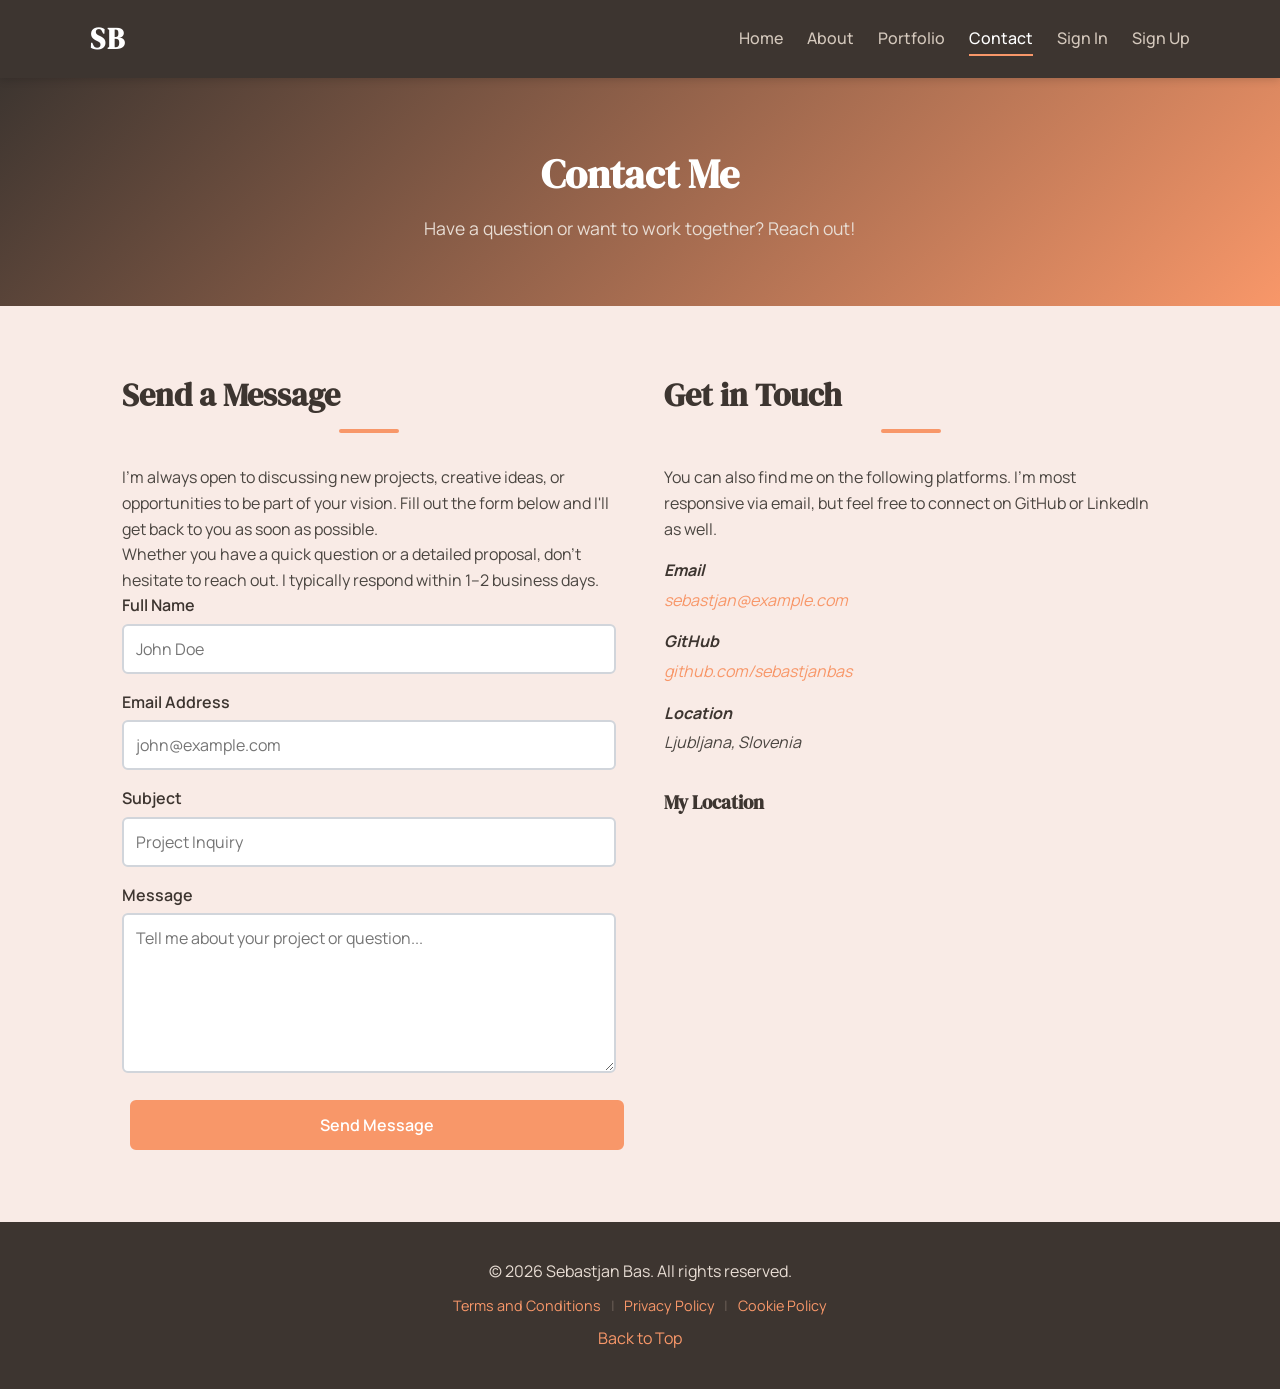
<file: contact.html>
<!DOCTYPE html>
<html lang="en">
<head>
    <meta charset="UTF-8">
    <meta name="viewport" content="width=device-width, initial-scale=1.0">
    <title>Contact | Sebastjan Bas</title>
    <link rel="preconnect" href="https://fonts.googleapis.com">
    <link rel="preconnect" href="https://fonts.gstatic.com" crossorigin>
    <link href="https://fonts.googleapis.com/css2?family=DM+Serif+Display&family=Manrope:wght@400;500;600;700&display=swap" rel="stylesheet">
    <link rel="stylesheet" href="styles.css">
</head>
<body>

<!-- Navigation -->
<nav id="navbar">
    <div class="nav-container">
        <a href="index.html" class="logo">SB</a>
        <ul class="nav-links">
            <li><a href="index.html">Home</a></li>
            <li><a href="about.html">About</a></li>
            <li><a href="projects.html">Portfolio</a></li>
            <li><a href="contact.html" class="active">Contact</a></li>
            <li><a href="signin.html">Sign In</a></li>
            <li><a href="signup.html">Sign Up</a></li>
        </ul>
        <button class="menu-toggle" id="menuToggle">&#9776;</button>
    </div>
</nav>

<!-- Page Header -->
<header class="page-header">
    <h1>Contact Me</h1>
    <p>Have a question or want to work together? Reach out!</p>
</header>

<!-- Main Content -->
<main>
    <section class="section">
        <div class="contact-container">

            <!-- Contact Form -->
            <div class="contact-form">
                <h2 class="section-title" style="text-align:left; font-size:2rem;">Send a Message</h2>

                <p>
                    I'm always open to discussing new projects, creative ideas, or opportunities to be part
                    of your vision. Fill out the form below and I'll get back to you as soon as possible.
                </p>

                <p>
                    Whether you have a quick question or a detailed proposal, don't hesitate to reach out.
                    I typically respond within 1&ndash;2 business days.
                </p>

                <form action="#" method="post">
                    <label for="contact-name">Full Name</label>
                    <input type="text" id="contact-name" name="name" placeholder="John Doe" required>

                    <label for="contact-email">Email Address</label>
                    <input type="email" id="contact-email" name="email" placeholder="john@example.com" required>

                    <label for="contact-subject">Subject</label>
                    <input type="text" id="contact-subject" name="subject" placeholder="Project Inquiry">

                    <label for="contact-message">Message</label>
                    <textarea id="contact-message" name="message" rows="6" placeholder="Tell me about your project or question..." required></textarea>

                    <button type="submit" class="btn">Send Message</button>
                </form>
            </div>

            <!-- Contact Info -->
            <aside class="contact-info">
                <h2 class="section-title" style="text-align:left; font-size:2rem;">Get in Touch</h2>

                <p>
                    You can also find me on the following platforms. I'm most responsive via email,
                    but feel free to connect on GitHub or LinkedIn as well.
                </p>

                <address>
                    <dl class="contact-list">
                        <dt>Email</dt>
                        <dd><a href="mailto:sebastjan@example.com">sebastjan@example.com</a></dd>
                        <dt>GitHub</dt>
                        <dd><a href="https://github.com/sebastjanbas" target="_blank" rel="noopener noreferrer">github.com/sebastjanbas</a></dd>
                        <dt>Location</dt>
                        <dd>Ljubljana, Slovenia</dd>
                    </dl>
                </address>

                <!-- Google Map -->
                <div class="map-container">
                    <h3 style="margin-bottom: 1rem; color: #3d3530; font-family: 'DM Serif Display', serif;">My Location</h3>
                    <iframe
                        src="https://www.google.com/maps/embed?pb=!1m18!1m12!1m3!1d88312.41825348862!2d14.425117699999999!3d46.0569465!2m3!1f0!2f0!3f0!3m2!1i1024!2i768!4f13.1!3m3!1m2!1s0x477adf2e0f76dab1%3A0xed4e14fd3339acd3!2sLjubljana%2C%20Slovenia!5e0!3m2!1sen!2sus!4v1700000000000!5m2!1sen!2sus"
                        width="100%"
                        height="300"
                        style="border:0; border-radius: 8px;"
                        allowfullscreen=""
                        loading="lazy"
                        referrerpolicy="no-referrer-when-downgrade"
                        title="Map showing Ljubljana, Slovenia">
                    </iframe>
                </div>
            </aside>

        </div>
    </section>
</main>

<!-- Footer -->
<footer class="footer">
    <p>&copy; 2026 Sebastjan Bas. All rights reserved.</p>
    <nav class="footer-nav">
        <a href="terms.html">Terms and Conditions</a>
        <span class="footer-sep">|</span>
        <a href="privacy.html">Privacy Policy</a>
        <span class="footer-sep">|</span>
        <a href="cookie.html">Cookie Policy</a>
    </nav>
    <p><a href="#navbar">Back to Top</a></p>
</footer>

<script src="script.js"></script>
</body>
</html>
</file>
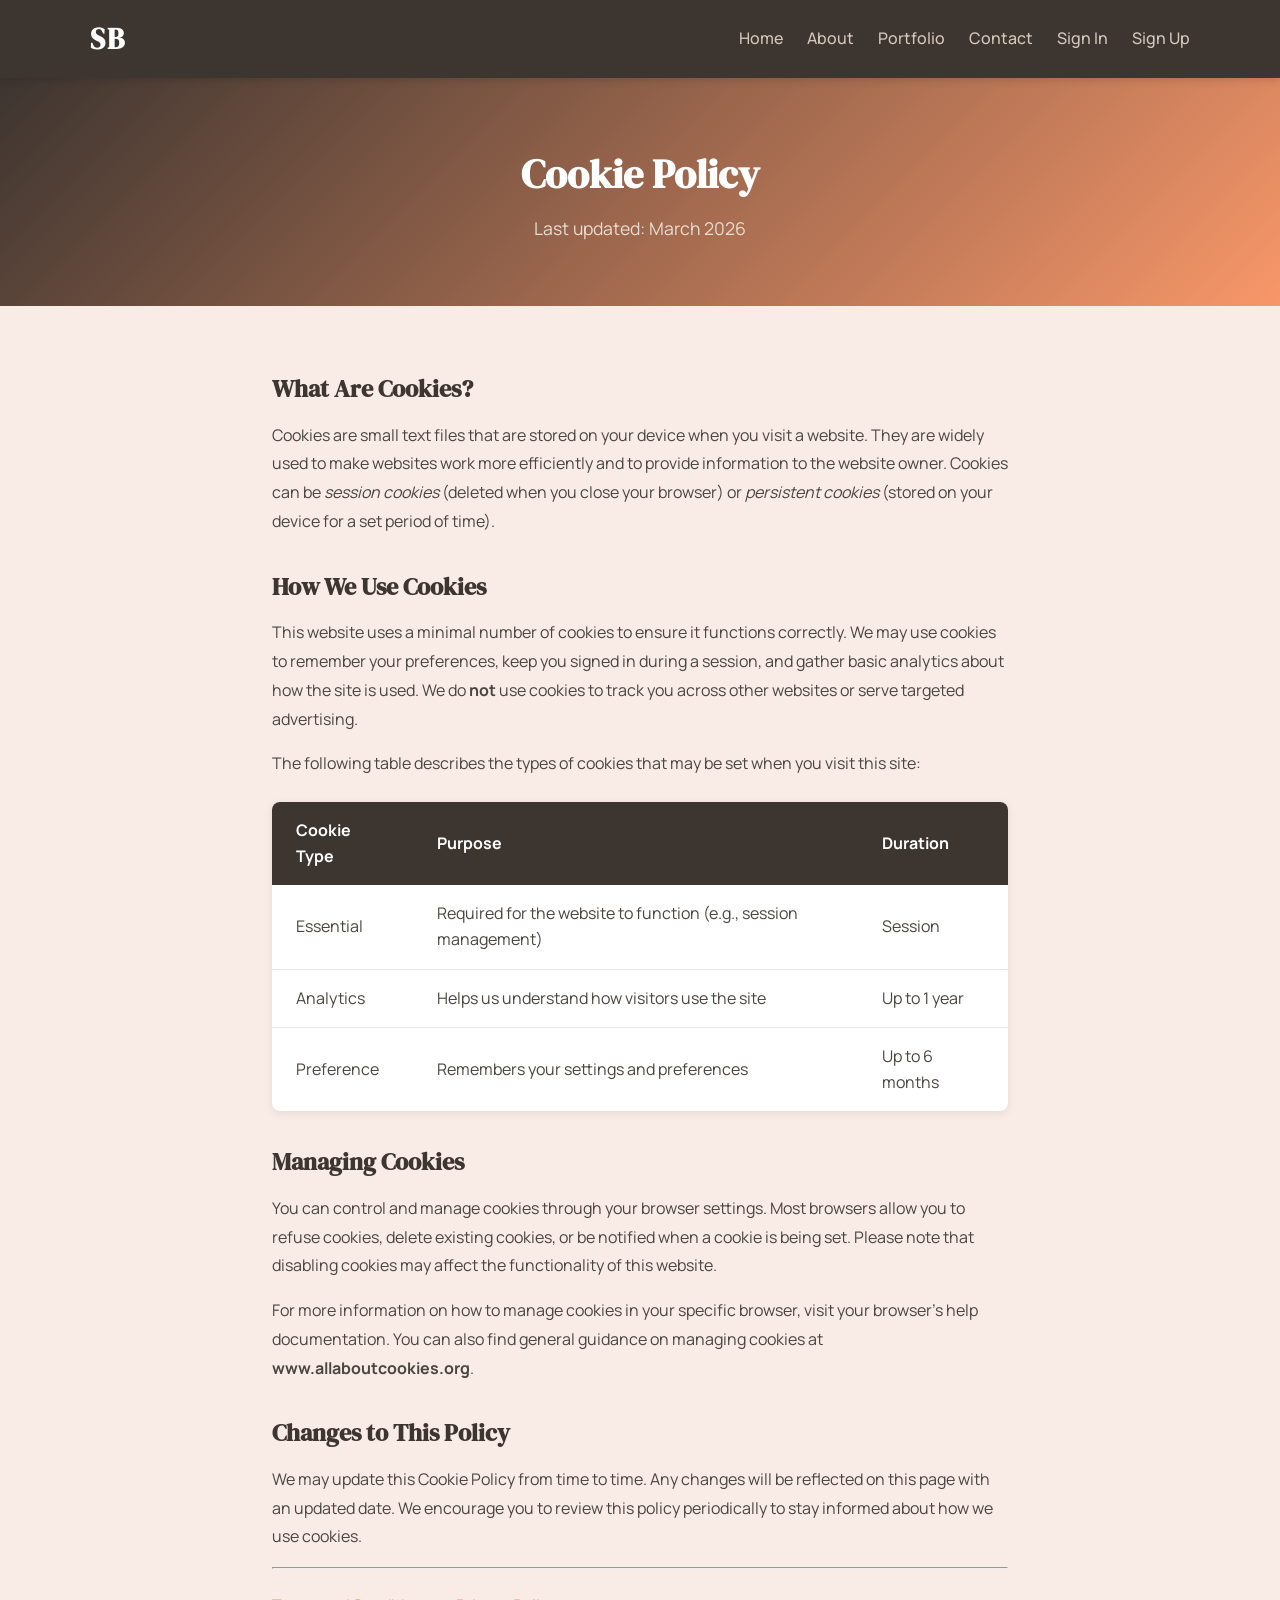
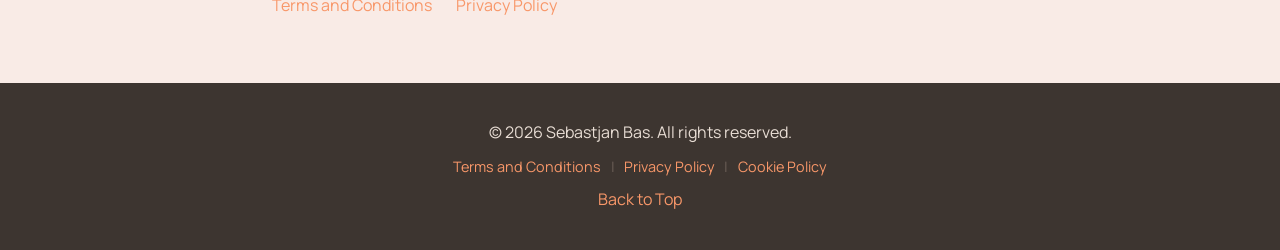
<file: cookie.html>
<!DOCTYPE html>
<html lang="en">
<head>
    <meta charset="UTF-8">
    <meta name="viewport" content="width=device-width, initial-scale=1.0">
    <title>Cookie Policy | Sebastjan Bas</title>
    <link rel="preconnect" href="https://fonts.googleapis.com">
    <link rel="preconnect" href="https://fonts.gstatic.com" crossorigin>
    <link href="https://fonts.googleapis.com/css2?family=DM+Serif+Display&family=Manrope:wght@400;500;600;700&display=swap" rel="stylesheet">
    <link rel="stylesheet" href="styles.css">
</head>
<body>

<!-- Navigation -->
<nav id="navbar">
    <div class="nav-container">
        <a href="index.html" class="logo">SB</a>
        <ul class="nav-links">
            <li><a href="index.html">Home</a></li>
            <li><a href="about.html">About</a></li>
            <li><a href="projects.html">Portfolio</a></li>
            <li><a href="contact.html">Contact</a></li>
            <li><a href="signin.html">Sign In</a></li>
            <li><a href="signup.html">Sign Up</a></li>
        </ul>
        <button class="menu-toggle" id="menuToggle">&#9776;</button>
    </div>
</nav>

<!-- Page Header -->
<header class="page-header">
    <h1>Cookie Policy</h1>
    <p>Last updated: March 2026</p>
</header>

<!-- Main Content -->
<main>
    <article class="section policy-content">

        <h2>What Are Cookies?</h2>
        <p>
            Cookies are small text files that are stored on your device when you visit a website. They are
            widely used to make websites work more efficiently and to provide information to the website
            owner. Cookies can be <em>session cookies</em> (deleted when you close your browser) or
            <em>persistent cookies</em> (stored on your device for a set period of time).
        </p>

        <h2>How We Use Cookies</h2>
        <p>
            This website uses a minimal number of cookies to ensure it functions correctly. We may use
            cookies to remember your preferences, keep you signed in during a session, and gather basic
            analytics about how the site is used. We do <strong>not</strong> use cookies to track you
            across other websites or serve targeted advertising.
        </p>
        <p>
            The following table describes the types of cookies that may be set when you visit this site:
        </p>

        <table class="skills-table" style="margin: 1.5rem 0;">
            <thead>
                <tr>
                    <th>Cookie Type</th>
                    <th>Purpose</th>
                    <th>Duration</th>
                </tr>
            </thead>
            <tbody>
                <tr>
                    <td>Essential</td>
                    <td>Required for the website to function (e.g., session management)</td>
                    <td>Session</td>
                </tr>
                <tr>
                    <td>Analytics</td>
                    <td>Helps us understand how visitors use the site</td>
                    <td>Up to 1 year</td>
                </tr>
                <tr>
                    <td>Preference</td>
                    <td>Remembers your settings and preferences</td>
                    <td>Up to 6 months</td>
                </tr>
            </tbody>
        </table>

        <h2>Managing Cookies</h2>
        <p>
            You can control and manage cookies through your browser settings. Most browsers allow you to
            refuse cookies, delete existing cookies, or be notified when a cookie is being set. Please
            note that disabling cookies may affect the functionality of this website.
        </p>
        <p>
            For more information on how to manage cookies in your specific browser, visit your browser's
            help documentation. You can also find general guidance on managing cookies at
            <strong>www.allaboutcookies.org</strong>.
        </p>

        <h2>Changes to This Policy</h2>
        <p>
            We may update this Cookie Policy from time to time. Any changes will be reflected on this page
            with an updated date. We encourage you to review this policy periodically to stay informed about
            how we use cookies.
        </p>

        <hr>

        <ul class="policy-links">
            <li><a href="terms.html">Terms and Conditions</a></li>
            <li><a href="privacy.html">Privacy Policy</a></li>
        </ul>

    </article>
</main>

<!-- Footer -->
<footer class="footer">
    <p>&copy; 2026 Sebastjan Bas. All rights reserved.</p>
    <nav class="footer-nav">
        <a href="terms.html">Terms and Conditions</a>
        <span class="footer-sep">|</span>
        <a href="privacy.html">Privacy Policy</a>
        <span class="footer-sep">|</span>
        <a href="cookie.html">Cookie Policy</a>
    </nav>
    <p><a href="#navbar">Back to Top</a></p>
</footer>

<script src="script.js"></script>
</body>
</html>
</file>
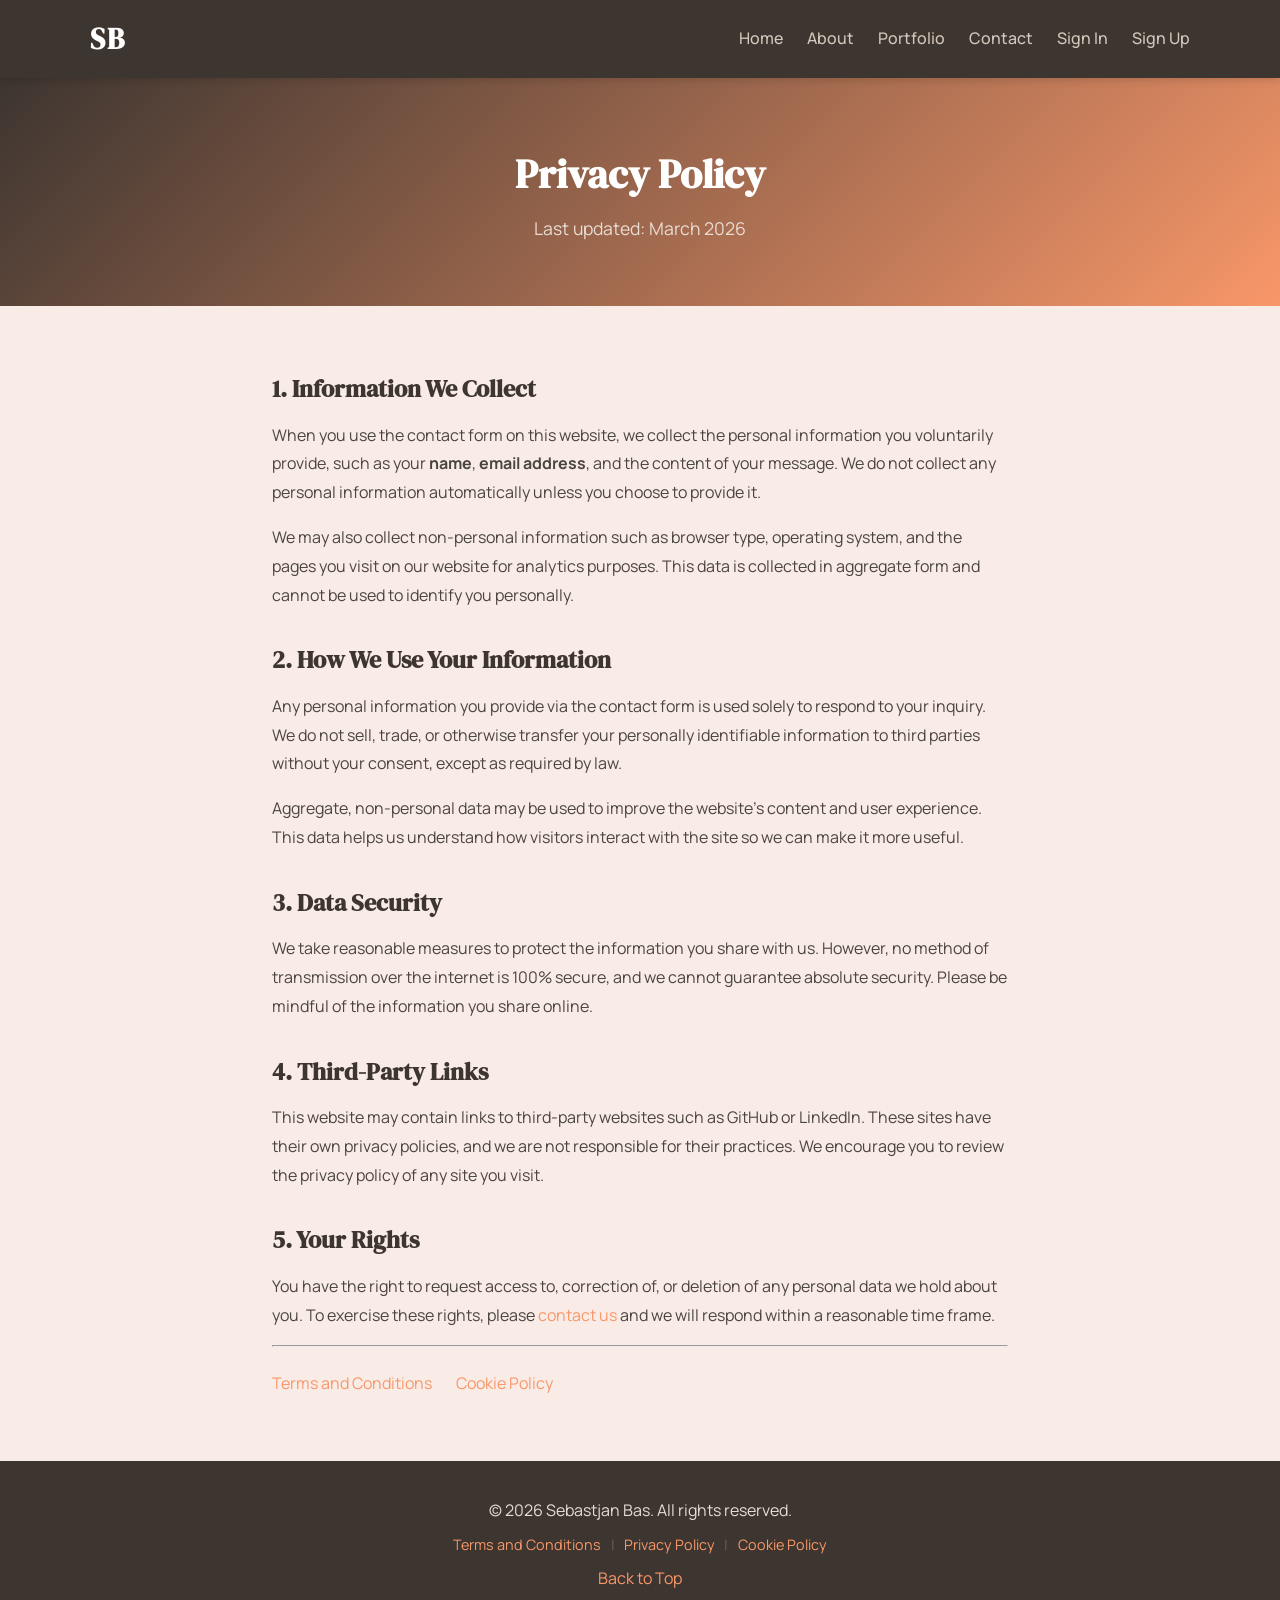
<file: privacy.html>
<!DOCTYPE html>
<html lang="en">
<head>
    <meta charset="UTF-8">
    <meta name="viewport" content="width=device-width, initial-scale=1.0">
    <title>Privacy Policy | Sebastjan Bas</title>
    <link rel="preconnect" href="https://fonts.googleapis.com">
    <link rel="preconnect" href="https://fonts.gstatic.com" crossorigin>
    <link href="https://fonts.googleapis.com/css2?family=DM+Serif+Display&family=Manrope:wght@400;500;600;700&display=swap" rel="stylesheet">
    <link rel="stylesheet" href="styles.css">
</head>
<body>

<!-- Navigation -->
<nav id="navbar">
    <div class="nav-container">
        <a href="index.html" class="logo">SB</a>
        <ul class="nav-links">
            <li><a href="index.html">Home</a></li>
            <li><a href="about.html">About</a></li>
            <li><a href="projects.html">Portfolio</a></li>
            <li><a href="contact.html">Contact</a></li>
            <li><a href="signin.html">Sign In</a></li>
            <li><a href="signup.html">Sign Up</a></li>
        </ul>
        <button class="menu-toggle" id="menuToggle">&#9776;</button>
    </div>
</nav>

<!-- Page Header -->
<header class="page-header">
    <h1>Privacy Policy</h1>
    <p>Last updated: March 2026</p>
</header>

<!-- Main Content -->
<main>
    <article class="section policy-content">

        <h2>1. Information We Collect</h2>
        <p>
            When you use the contact form on this website, we collect the personal information you voluntarily
            provide, such as your <strong>name</strong>, <strong>email address</strong>, and the content of
            your message. We do not collect any personal information automatically unless you choose to
            provide it.
        </p>
        <p>
            We may also collect non-personal information such as browser type, operating system, and the
            pages you visit on our website for analytics purposes. This data is collected in aggregate form
            and cannot be used to identify you personally.
        </p>

        <h2>2. How We Use Your Information</h2>
        <p>
            Any personal information you provide via the contact form is used solely to respond to your
            inquiry. We do not sell, trade, or otherwise transfer your personally identifiable information
            to third parties without your consent, except as required by law.
        </p>
        <p>
            Aggregate, non-personal data may be used to improve the website's content and user experience.
            This data helps us understand how visitors interact with the site so we can make it more useful.
        </p>

        <h2>3. Data Security</h2>
        <p>
            We take reasonable measures to protect the information you share with us. However, no method of
            transmission over the internet is 100% secure, and we cannot guarantee absolute security.
            Please be mindful of the information you share online.
        </p>

        <h2>4. Third-Party Links</h2>
        <p>
            This website may contain links to third-party websites such as GitHub or LinkedIn. These sites
            have their own privacy policies, and we are not responsible for their practices. We encourage
            you to review the privacy policy of any site you visit.
        </p>

        <h2>5. Your Rights</h2>
        <p>
            You have the right to request access to, correction of, or deletion of any personal data we
            hold about you. To exercise these rights, please <a href="contact.html">contact us</a> and
            we will respond within a reasonable time frame.
        </p>

        <hr>

        <ul class="policy-links">
            <li><a href="terms.html">Terms and Conditions</a></li>
            <li><a href="cookie.html">Cookie Policy</a></li>
        </ul>

    </article>
</main>

<!-- Footer -->
<footer class="footer">
    <p>&copy; 2026 Sebastjan Bas. All rights reserved.</p>
    <nav class="footer-nav">
        <a href="terms.html">Terms and Conditions</a>
        <span class="footer-sep">|</span>
        <a href="privacy.html">Privacy Policy</a>
        <span class="footer-sep">|</span>
        <a href="cookie.html">Cookie Policy</a>
    </nav>
    <p><a href="#navbar">Back to Top</a></p>
</footer>

<script src="script.js"></script>
</body>
</html>
</file>
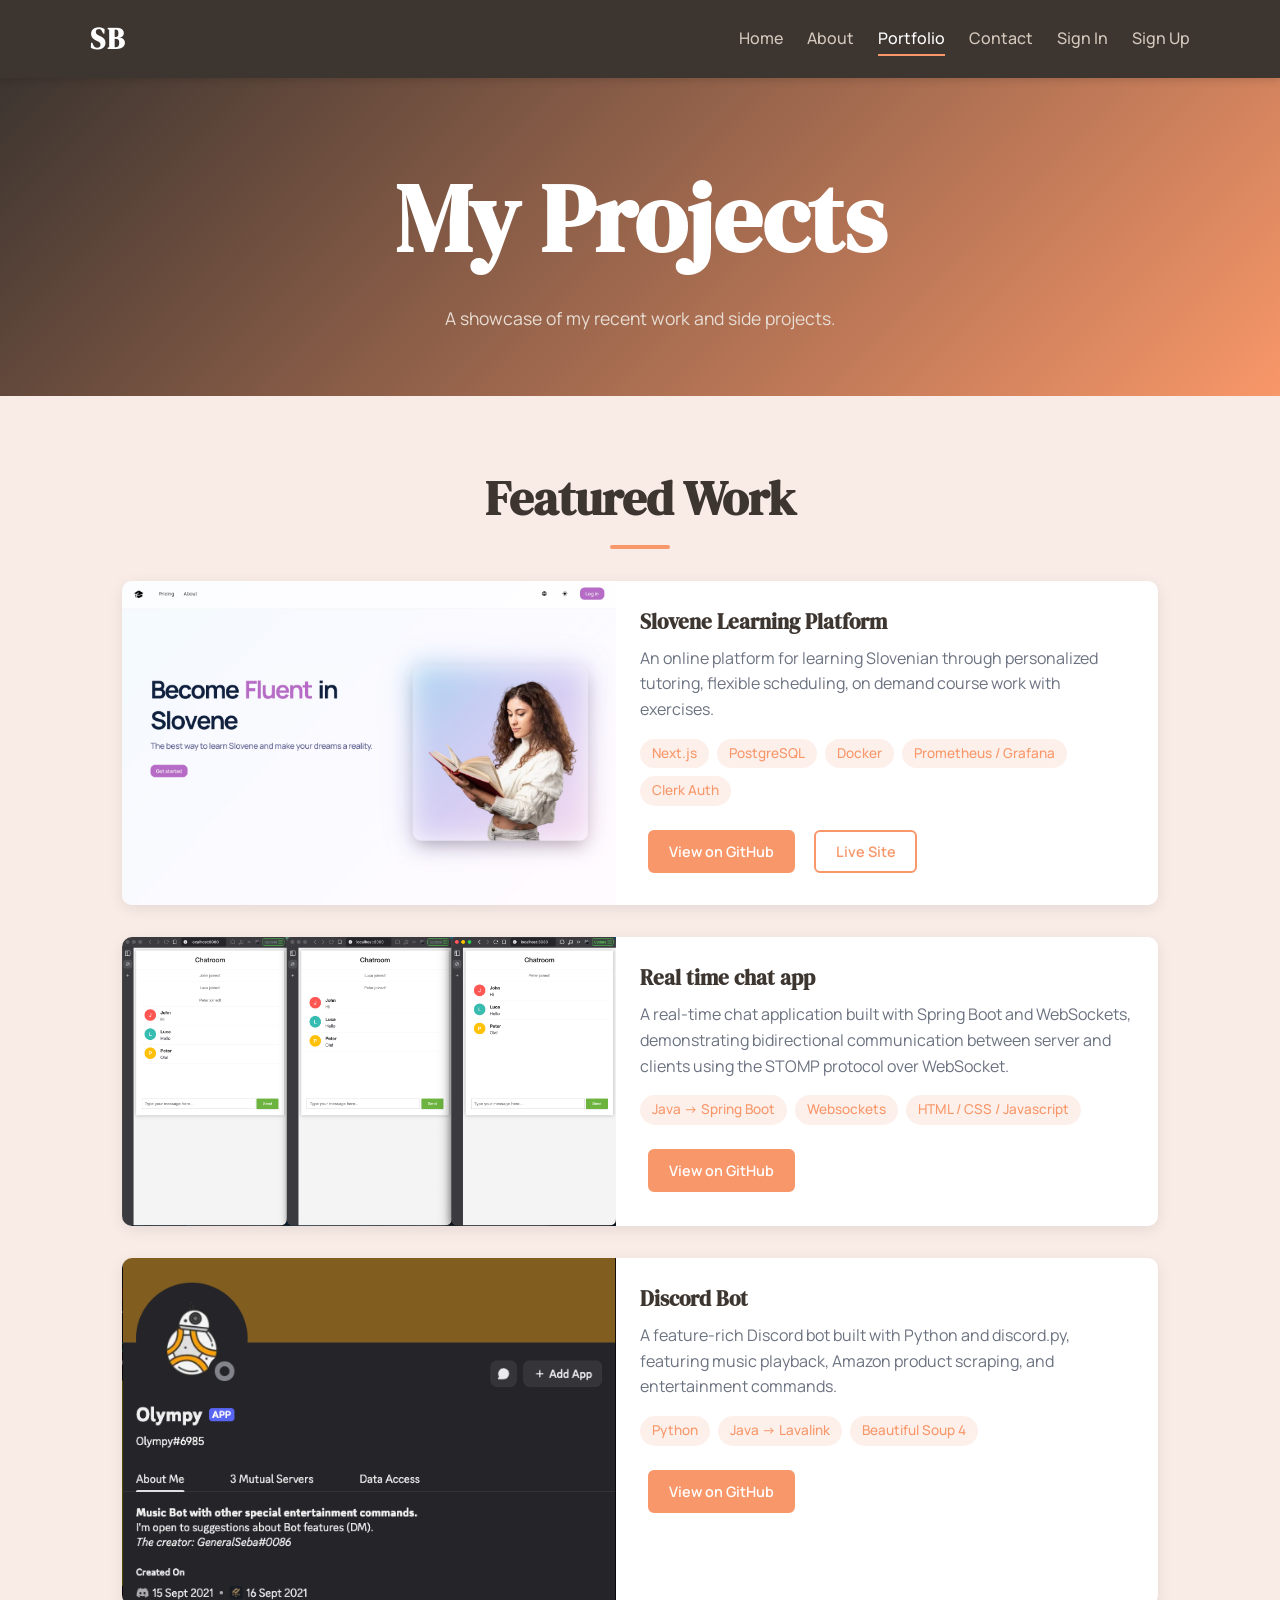
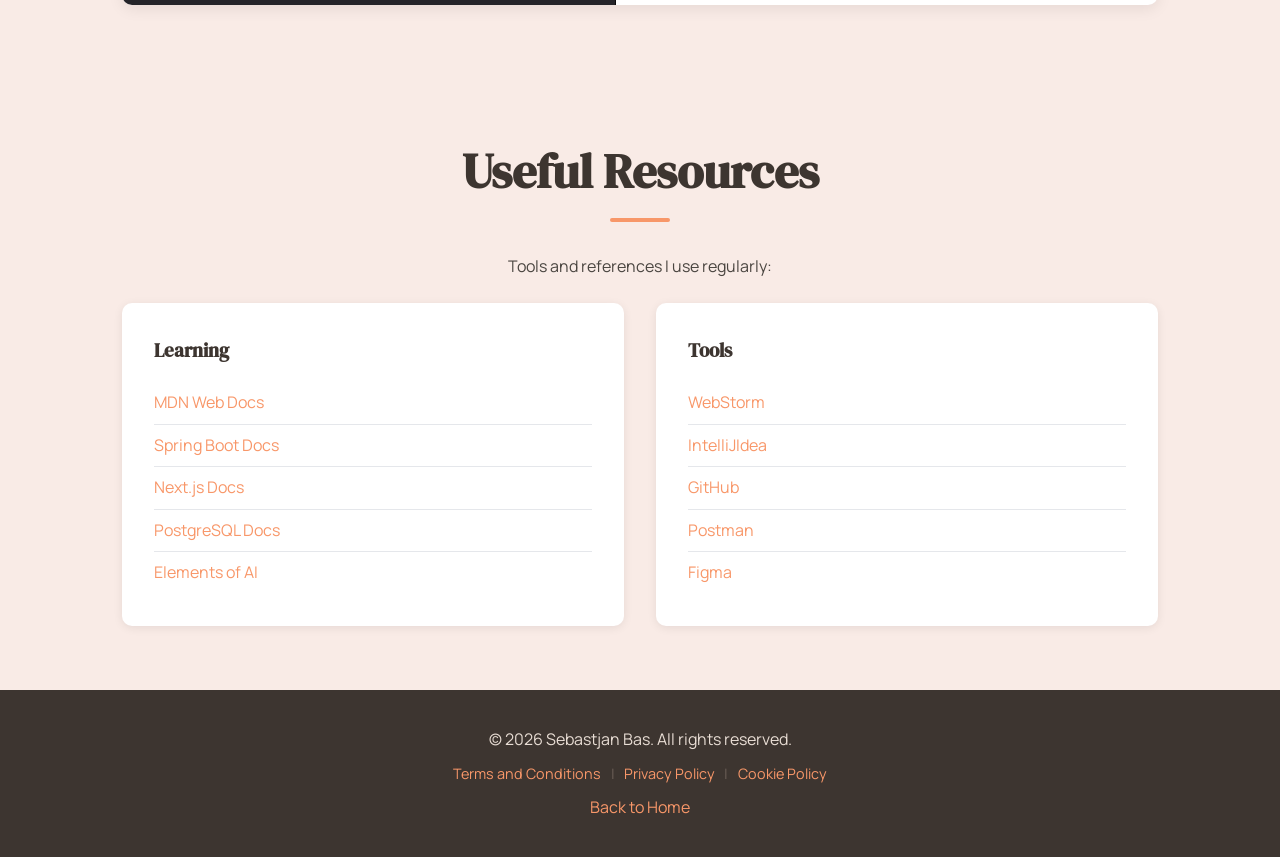
<file: projects.html>
<!DOCTYPE html>
<html lang="en">
<head>
    <meta charset="UTF-8">
    <meta name="viewport" content="width=device-width, initial-scale=1.0">
    <title>Projects | Sebastjan Bas</title>
    <link rel="preconnect" href="https://fonts.googleapis.com">
    <link rel="preconnect" href="https://fonts.gstatic.com" crossorigin>
    <link href="https://fonts.googleapis.com/css2?family=DM+Serif+Display&family=Manrope:wght@400;500;600;700&display=swap" rel="stylesheet">
    <link rel="stylesheet" href="styles.css">
</head>
<body>

<!-- Navigation -->
<nav id="navbar">
    <div class="nav-container">
        <a href="index.html" class="logo">SB</a>
        <ul class="nav-links">
            <li><a href="index.html">Home</a></li>
            <li><a href="about.html">About</a></li>
            <li><a href="projects.html" class="active">Portfolio</a></li>
            <li><a href="contact.html">Contact</a></li>
            <li><a href="signin.html">Sign In</a></li>
            <li><a href="signup.html">Sign Up</a></li>
        </ul>
        <button class="menu-toggle" id="menuToggle">&#9776;</button>
    </div>
</nav>

<!-- Page Header -->
<header class="page-header">
    <h1 style="font-size: 96px">My Projects</h1>
    <p>A showcase of my recent work and side projects.</p>
</header>

<!-- Projects Grid -->
<section class="section">
    <h2 class="section-title">Featured Work</h2>
    <div class="projects-grid">
        <div class="project-card">
            <img src="./assets/project1.jpeg" alt="Slovene Learning Platform">
            <div class="project-info">
                <h3>Slovene Learning Platform</h3>
                <p>An online platform for learning Slovenian through personalized tutoring, flexible scheduling, on demand course work with exercises.</p>
                <ul class="tech-list">
                    <li>Next.js</li>
                    <li>PostgreSQL</li>
                    <li>Docker</li>
                    <li>Prometheus / Grafana</li>
                    <li>Clerk Auth</li>
                </ul>
                <a href="https://github.com/Slovenscina-Korak-za-Korakom" target="_blank" rel="noopener noreferrer" class="btn btn-small">View on GitHub</a>
                <a href="https://slovenscinakzk.com/en" target="_blank" rel="noopener noreferrer" class="btn btn-small btn-outline">Live Site</a>
            </div>
        </div>

        <div class="project-card">
            <img src="./assets/project2.png" alt="Real time chat app">
            <div class="project-info">
                <h3>Real time chat app</h3>
                <p>A real-time chat application built with Spring Boot and WebSockets, demonstrating bidirectional communication between server and clients using the STOMP protocol over WebSocket.</p>
                <ul class="tech-list">
                    <li>Java -> Spring Boot</li>
                    <li>Websockets</li>
                    <li>HTML / CSS / Javascript</li>
                </ul>
                <a href="https://github.com/sebastjanbas/Real-time-app" target="_blank" rel="noopener noreferrer" class="btn btn-small">View on GitHub</a>
            </div>
        </div>

        <div class="project-card">
            <img src="./assets/project3.png" alt="Discord Bot">
            <div class="project-info">
                <h3>Discord Bot</h3>
                <p>A feature-rich Discord bot built with Python and discord.py, featuring music playback, Amazon product scraping, and entertainment commands.</p>
                <ul class="tech-list">
                    <li>Python</li>
                    <li>Java -> Lavalink</li>
                    <li>Beautiful Soup 4</li>
                </ul>
                <a href="https://github.com/sebastjanbas/discord-bot" target="_blank" rel="noopener noreferrer" class="btn btn-small">View on GitHub</a>
            </div>
        </div>

    </div>
</section>

<!-- Resources Section -->
<section class="section">
    <h2 class="section-title">Useful Resources</h2>
    <p style="text-align:center; margin-bottom: 1.5rem;">Tools and references I use regularly:</p>
    <div class="resources-grid">
        <div class="resource-card">
            <h3>Learning</h3>
            <ul class="resource-list">
                <li><a href="https://developer.mozilla.org/" target="_blank" rel="noopener noreferrer">MDN Web Docs</a></li>
                <li><a href="https://spring.io/projects/spring-boot" target="_blank" rel="noopener noreferrer">Spring Boot Docs</a></li>
                <li><a href="https://nextjs.org/docs" target="_blank" rel="noopener noreferrer">Next.js Docs</a></li>
                <li><a href="https://www.postgresql.org/docs/current/index.html" target="_blank" rel="noopener noreferrer">PostgreSQL Docs</a></li>
                <li><a href="https://www.elementsofai.com/" target="_blank" rel="noopener noreferrer">Elements of AI</a></li>
            </ul>
        </div>
        <div class="resource-card">
            <h3>Tools</h3>
            <ul class="resource-list">
                <li><a href="https://www.jetbrains.com/webstorm/" target="_blank" rel="noopener noreferrer">WebStorm</a></li>
                <li><a href="https://www.jetbrains.com/idea/" target="_blank" rel="noopener noreferrer">IntelliJIdea</a></li>
                <li><a href="https://github.com/" target="_blank" rel="noopener noreferrer">GitHub</a></li>
                <li><a href="https://www.postman.com/" target="_blank" rel="noopener noreferrer">Postman</a></li>
                <li><a href="https://www.figma.com/" target="_blank" rel="noopener noreferrer">Figma</a></li>
            </ul>
        </div>
    </div>
</section>

<!-- Footer -->
<footer class="footer">
    <p>&copy; 2026 Sebastjan Bas. All rights reserved.</p>
    <nav class="footer-nav">
        <a href="terms.html">Terms and Conditions</a>
        <span class="footer-sep">|</span>
        <a href="privacy.html">Privacy Policy</a>
        <span class="footer-sep">|</span>
        <a href="cookie.html">Cookie Policy</a>
    </nav>
    <p><a href="index.html">Back to Home</a></p>
</footer>

<script src="script.js"></script>
</body>
</html>
</file>
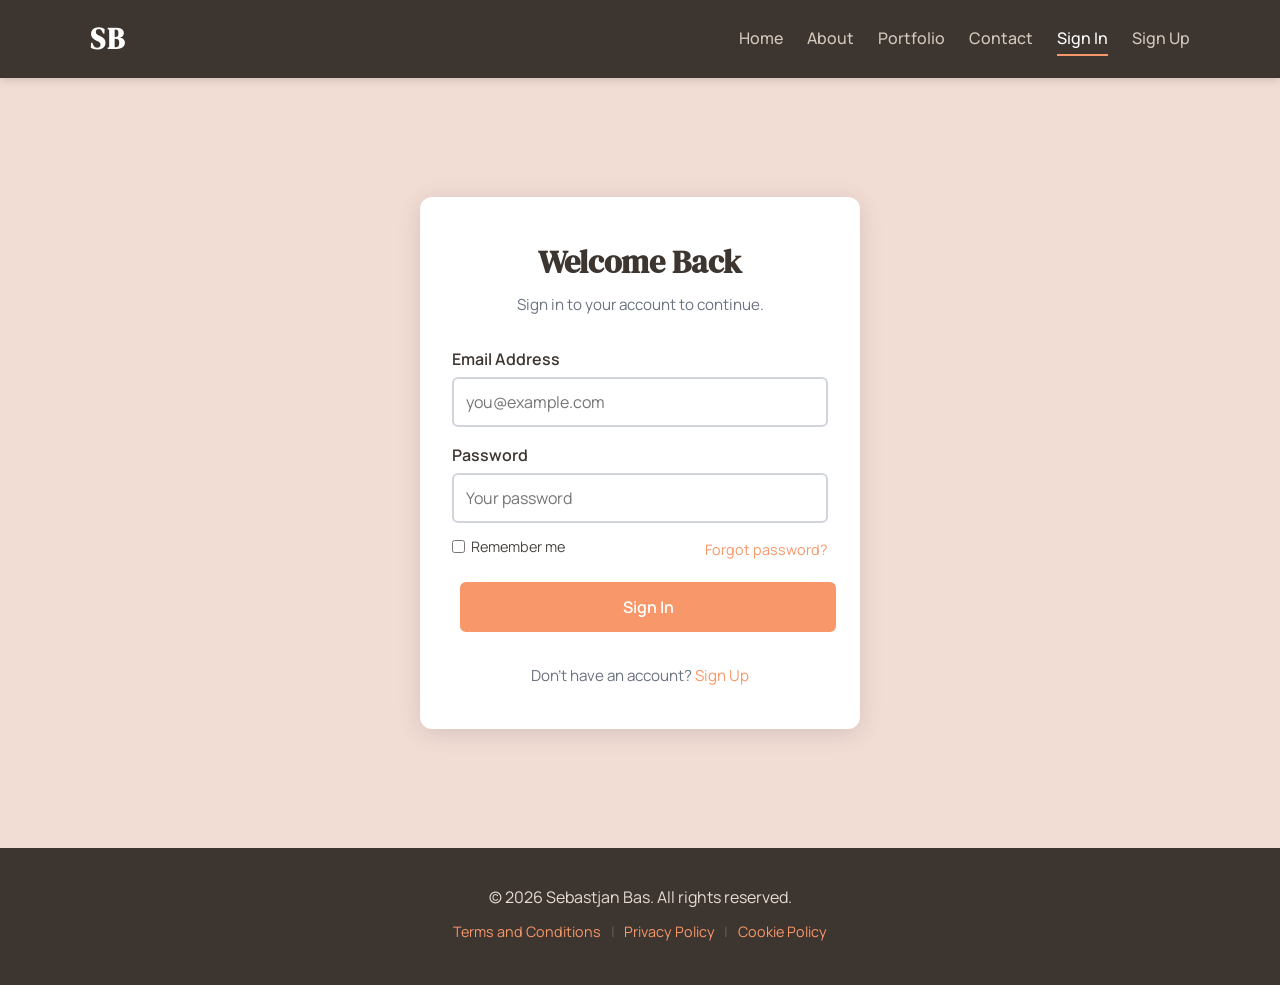
<file: signin.html>
<!DOCTYPE html>
<html lang="en">
<head>
    <meta charset="UTF-8">
    <meta name="viewport" content="width=device-width, initial-scale=1.0">
    <title>Sign In | Sebastjan Bas</title>
    <link rel="preconnect" href="https://fonts.googleapis.com">
    <link rel="preconnect" href="https://fonts.gstatic.com" crossorigin>
    <link href="https://fonts.googleapis.com/css2?family=DM+Serif+Display&family=Manrope:wght@400;500;600;700&display=swap" rel="stylesheet">
    <link rel="stylesheet" href="styles.css">
</head>
<body>

<!-- Navigation -->
<nav id="navbar">
    <div class="nav-container">
        <a href="index.html" class="logo">SB</a>
        <ul class="nav-links">
            <li><a href="index.html">Home</a></li>
            <li><a href="about.html">About</a></li>
            <li><a href="projects.html">Portfolio</a></li>
            <li><a href="contact.html">Contact</a></li>
            <li><a href="signin.html" class="active">Sign In</a></li>
            <li><a href="signup.html">Sign Up</a></li>
        </ul>
        <button class="menu-toggle" id="menuToggle">&#9776;</button>
    </div>
</nav>

<!-- Auth Page Wrapper -->
<div class="auth-page">
    <div class="auth-card">

        <div class="auth-card-header">
            <h1>Welcome Back</h1>
            <p>Sign in to your account to continue.</p>
        </div>

        <form action="#" method="post">
            <label for="signin-email">Email Address</label>
            <input type="email" id="signin-email" name="email" placeholder="you@example.com" required autocomplete="email">

            <label for="signin-password">Password</label>
            <input type="password" id="signin-password" name="password" placeholder="Your password" required autocomplete="current-password">

            <div class="auth-row">
                <label class="checkbox-label">
                    <input type="checkbox" name="remember"> Remember me
                </label>
                <a href="#" class="forgot-link">Forgot password?</a>
            </div>

            <button type="submit" class="btn auth-btn">Sign In</button>
        </form>

        <p class="auth-switch">Don't have an account? <a href="signup.html">Sign Up</a></p>
    </div>
</div>

<!-- Footer -->
<footer class="footer">
    <p>&copy; 2026 Sebastjan Bas. All rights reserved.</p>
    <nav class="footer-nav">
        <a href="terms.html">Terms and Conditions</a>
        <span class="footer-sep">|</span>
        <a href="privacy.html">Privacy Policy</a>
        <span class="footer-sep">|</span>
        <a href="cookie.html">Cookie Policy</a>
    </nav>
</footer>

<script src="script.js"></script>
</body>
</html>
</file>
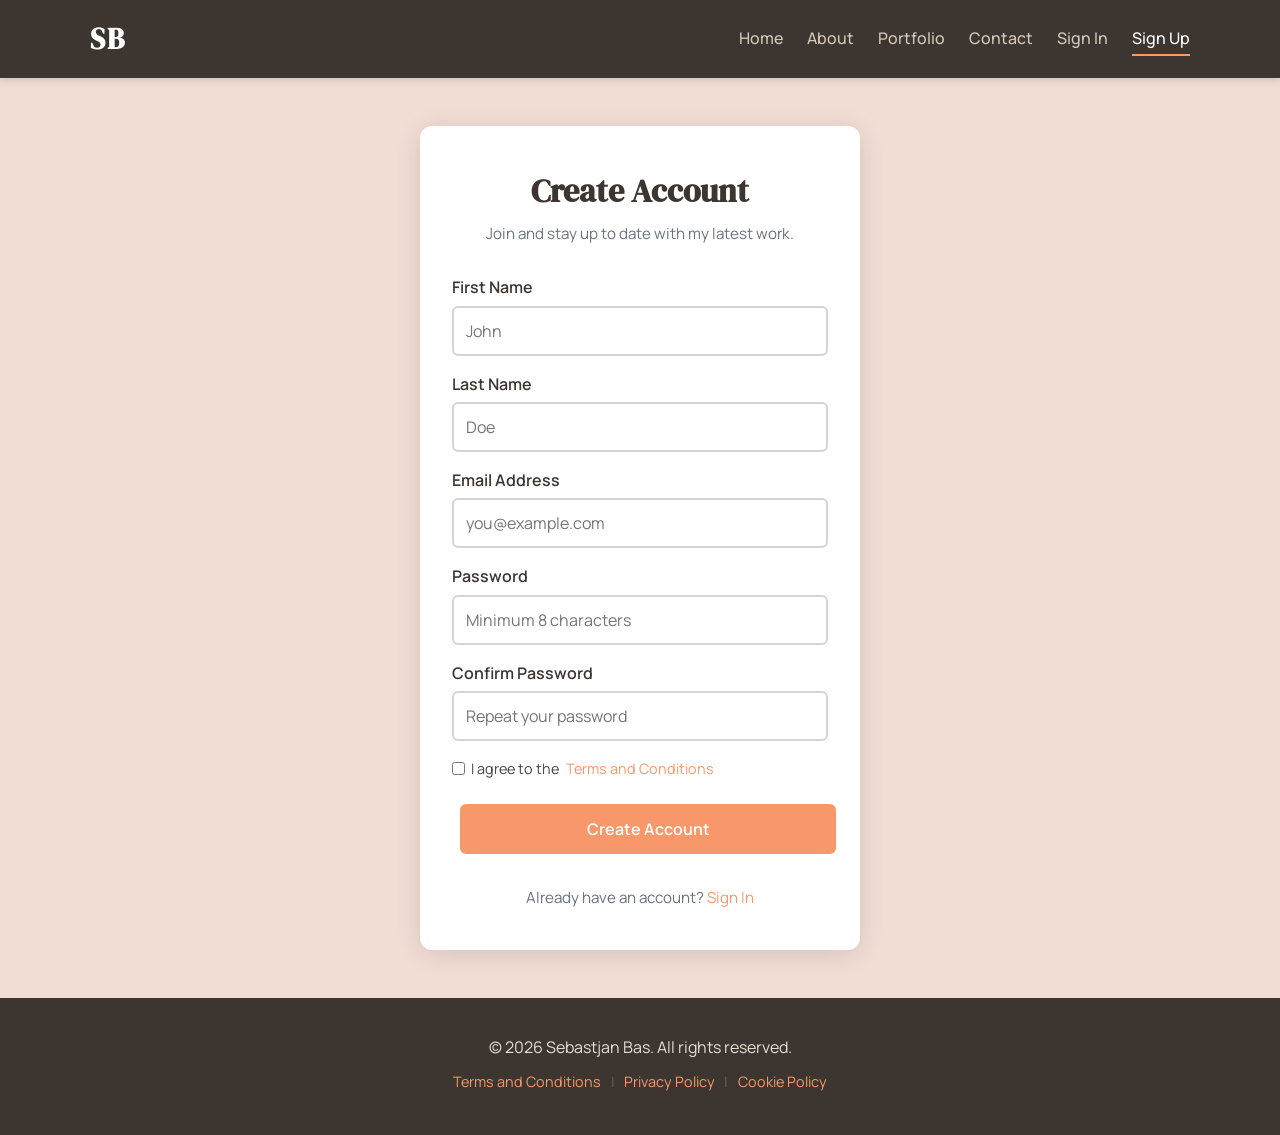
<file: signup.html>
<!DOCTYPE html>
<html lang="en">
<head>
    <meta charset="UTF-8">
    <meta name="viewport" content="width=device-width, initial-scale=1.0">
    <title>Sign Up | Sebastjan Bas</title>
    <link rel="preconnect" href="https://fonts.googleapis.com">
    <link rel="preconnect" href="https://fonts.gstatic.com" crossorigin>
    <link href="https://fonts.googleapis.com/css2?family=DM+Serif+Display&family=Manrope:wght@400;500;600;700&display=swap" rel="stylesheet">
    <link rel="stylesheet" href="styles.css">
</head>
<body>

<!-- Navigation -->
<nav id="navbar">
    <div class="nav-container">
        <a href="index.html" class="logo">SB</a>
        <ul class="nav-links">
            <li><a href="index.html">Home</a></li>
            <li><a href="about.html">About</a></li>
            <li><a href="projects.html">Portfolio</a></li>
            <li><a href="contact.html">Contact</a></li>
            <li><a href="signin.html">Sign In</a></li>
            <li><a href="signup.html" class="active">Sign Up</a></li>
        </ul>
        <button class="menu-toggle" id="menuToggle">&#9776;</button>
    </div>
</nav>

<!-- Auth Page Wrapper -->
<div class="auth-page">
    <div class="auth-card">

        <div class="auth-card-header">
            <h1>Create Account</h1>
            <p>Join and stay up to date with my latest work.</p>
        </div>

        <form action="#" method="post">
            <label for="signup-firstname">First Name</label>
            <input type="text" id="signup-firstname" name="firstname" placeholder="John" required autocomplete="given-name">

            <label for="signup-lastname">Last Name</label>
            <input type="text" id="signup-lastname" name="lastname" placeholder="Doe" required autocomplete="family-name">

            <label for="signup-email">Email Address</label>
            <input type="email" id="signup-email" name="email" placeholder="you@example.com" required autocomplete="email">

            <label for="signup-password">Password</label>
            <input type="password" id="signup-password" name="password" placeholder="Minimum 8 characters" required autocomplete="new-password" minlength="8">

            <label for="signup-confirm">Confirm Password</label>
            <input type="password" id="signup-confirm" name="confirm_password" placeholder="Repeat your password" required autocomplete="new-password">

            <div class="auth-row" style="margin-top: 1rem;">
                <label class="checkbox-label">
                    <input type="checkbox" name="agree_terms" required>
                    I agree to the <a href="terms.html">Terms and Conditions</a>
                </label>
            </div>

            <button type="submit" class="btn auth-btn">Create Account</button>
        </form>

        <p class="auth-switch">Already have an account? <a href="signin.html">Sign In</a></p>
    </div>
</div>

<!-- Footer -->
<footer class="footer">
    <p>&copy; 2026 Sebastjan Bas. All rights reserved.</p>
    <nav class="footer-nav">
        <a href="terms.html">Terms and Conditions</a>
        <span class="footer-sep">|</span>
        <a href="privacy.html">Privacy Policy</a>
        <span class="footer-sep">|</span>
        <a href="cookie.html">Cookie Policy</a>
    </nav>
</footer>

<script src="script.js"></script>
</body>
</html>
</file>
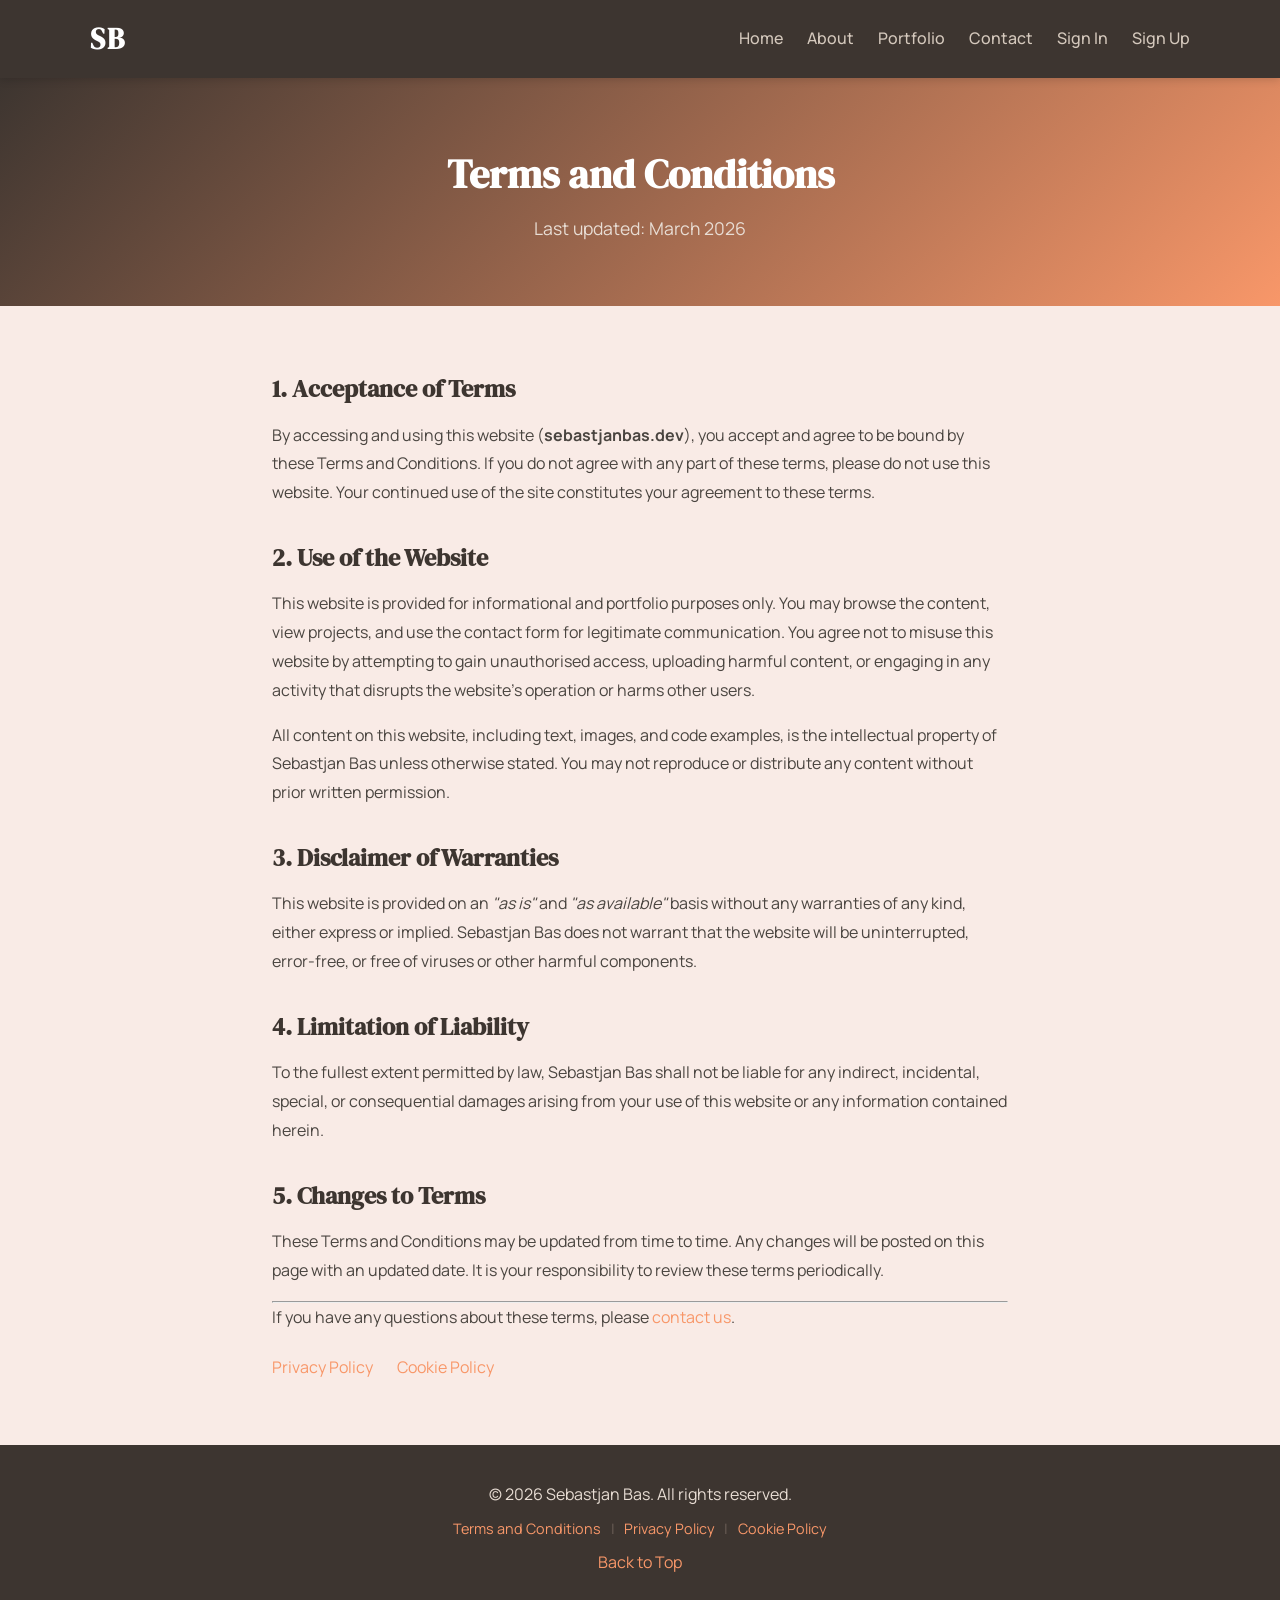
<file: terms.html>
<!DOCTYPE html>
<html lang="en">
<head>
    <meta charset="UTF-8">
    <meta name="viewport" content="width=device-width, initial-scale=1.0">
    <title>Terms and Conditions | Sebastjan Bas</title>
    <link rel="preconnect" href="https://fonts.googleapis.com">
    <link rel="preconnect" href="https://fonts.gstatic.com" crossorigin>
    <link href="https://fonts.googleapis.com/css2?family=DM+Serif+Display&family=Manrope:wght@400;500;600;700&display=swap" rel="stylesheet">
    <link rel="stylesheet" href="styles.css">
</head>
<body>

<!-- Navigation -->
<nav id="navbar">
    <div class="nav-container">
        <a href="index.html" class="logo">SB</a>
        <ul class="nav-links">
            <li><a href="index.html">Home</a></li>
            <li><a href="about.html">About</a></li>
            <li><a href="projects.html">Portfolio</a></li>
            <li><a href="contact.html">Contact</a></li>
            <li><a href="signin.html">Sign In</a></li>
            <li><a href="signup.html">Sign Up</a></li>
        </ul>
        <button class="menu-toggle" id="menuToggle">&#9776;</button>
    </div>
</nav>

<!-- Page Header -->
<header class="page-header">
    <h1>Terms and Conditions</h1>
    <p>Last updated: March 2026</p>
</header>

<!-- Main Content -->
<main>
    <article class="section policy-content">

        <h2>1. Acceptance of Terms</h2>
        <p>
            By accessing and using this website (<strong>sebastjanbas.dev</strong>), you accept and agree to
            be bound by these Terms and Conditions. If you do not agree with any part of these terms, please
            do not use this website. Your continued use of the site constitutes your agreement to these terms.
        </p>

        <h2>2. Use of the Website</h2>
        <p>
            This website is provided for informational and portfolio purposes only. You may browse the content,
            view projects, and use the contact form for legitimate communication. You agree not to misuse this
            website by attempting to gain unauthorised access, uploading harmful content, or engaging in any
            activity that disrupts the website's operation or harms other users.
        </p>
        <p>
            All content on this website, including text, images, and code examples, is the intellectual
            property of Sebastjan Bas unless otherwise stated. You may not reproduce or distribute any content
            without prior written permission.
        </p>

        <h2>3. Disclaimer of Warranties</h2>
        <p>
            This website is provided on an <em>"as is"</em> and <em>"as available"</em> basis without any
            warranties of any kind, either express or implied. Sebastjan Bas does not warrant that the website
            will be uninterrupted, error-free, or free of viruses or other harmful components.
        </p>

        <h2>4. Limitation of Liability</h2>
        <p>
            To the fullest extent permitted by law, Sebastjan Bas shall not be liable for any indirect,
            incidental, special, or consequential damages arising from your use of this website or any
            information contained herein.
        </p>

        <h2>5. Changes to Terms</h2>
        <p>
            These Terms and Conditions may be updated from time to time. Any changes will be posted on this
            page with an updated date. It is your responsibility to review these terms periodically.
        </p>

        <hr>

        <p>If you have any questions about these terms, please <a href="contact.html">contact us</a>.</p>

        <ul class="policy-links">
            <li><a href="privacy.html">Privacy Policy</a></li>
            <li><a href="cookie.html">Cookie Policy</a></li>
        </ul>

    </article>
</main>

<!-- Footer -->
<footer class="footer">
    <p>&copy; 2026 Sebastjan Bas. All rights reserved.</p>
    <nav class="footer-nav">
        <a href="terms.html">Terms and Conditions</a>
        <span class="footer-sep">|</span>
        <a href="privacy.html">Privacy Policy</a>
        <span class="footer-sep">|</span>
        <a href="cookie.html">Cookie Policy</a>
    </nav>
    <p><a href="#navbar">Back to Top</a></p>
</footer>

<script src="script.js"></script>
</body>
</html>
</file>
<file: styles.css>
/* ===== Reset & Base ===== */
* {
    margin: 0;
    padding: 0;
    box-sizing: border-box;
}

html {
    scroll-behavior: smooth;
}

body {
    font-family: 'Manrope', sans-serif;
    line-height: 1.6;
    color: #4a4540;
    background-color: #F9EBE6;
}

a {
    color: #F89769;
    text-decoration: none;
    transition: color 0.3s;
}

a:hover {
    color: #e07840;
}

img {
    max-width: 100%;
    height: auto;
    display: block;
}

/* ===== Navigation ===== */
#navbar {
    background-color: #3d3530;
    padding: 1rem 2rem;
    position: sticky;
    top: 0;
    z-index: 1000;
    box-shadow: 0 2px 8px rgba(0, 0, 0, 0.15);
}

.nav-container {
    max-width: 1100px;
    margin: 0 auto;
    display: flex;
    justify-content: space-between;
    align-items: center;
}

.logo {
    font-size: 1.8rem;
    font-weight: 700;
    color: #fff;
    letter-spacing: 2px;
}

.logo {
    font-family: 'DM Serif Display', serif;
}

.logo:hover {
    color: #F89769;
}

.nav-links {
    list-style: none;
    display: flex;
    gap: 1.5rem;
}

.nav-links a {
    color: #d4c8bc;
    font-weight: 500;
    padding: 0.3rem 0;
    border-bottom: 2px solid transparent;
    transition: color 0.3s, border-color 0.3s;
}

.nav-links a:hover,
.nav-links a.active {
    color: #fff;
    border-bottom-color: #F89769;
}

.menu-toggle {
    display: none;
    background: none;
    border: none;
    color: #fff;
    font-size: 1.8rem;
    cursor: pointer;
}

/* ===== Hero Section ===== */
.hero {
    background: url('./assets/photo1.png') center bottom / auto 125% no-repeat,
                linear-gradient(to right, #F9EBE6, #FFF);
    color: #000;
    height: 100vh;
    position: relative;
    text-align: center;
    padding: 6rem 2rem;
}

.hero-content {
    height: 100%;
    display: flex;
    flex-direction: column;
    justify-content: center;
    align-items: center;
    margin: 0 auto;
}

.hero-avatar {
    width: 150px;
    height: 150px;
    border-radius: 50%;
    margin: 0 auto 1.5rem;
    border: 4px solid rgba(255, 255, 255, 0.3);
}

.hero h1 {
    font-family: 'DM Serif Display', serif;
    font-size: 2.8rem;
    margin-bottom: 0.5rem;
    background: linear-gradient(to bottom, #F89769, #000 );
    -webkit-background-clip: text;
    background-clip: text;
    -webkit-text-fill-color: transparent;
}
.hero-sub {
    display: flex;
    flex-direction: row;
    align-items: center;
    justify-content: center;
    gap: 1rem;
}

.tagline {
    font-size: 1.5rem;
    font-weight: bold;
    color: #000;
}

/* ===== Page Header (projects page) ===== */
.page-header {
    background: linear-gradient(135deg, #3d3530 0%, #F89769 100%);
    color: #fff;
    text-align: center;
    padding: 4rem 2rem;
}

.page-header h1 {
    font-family: 'DM Serif Display', serif;
    font-size: 2.5rem;
    margin-bottom: 0.5rem;
}

.page-header p {
    font-size: 1.1rem;
    color: #e8ddd4;
}

/* ===== Buttons ===== */
.btn {
    display: inline-block;
    background-color: #F89769;
    color: #fff;
    padding: 0.75rem 1.8rem;
    border: 2px solid #F89769;
    border-radius: 6px;
    font-family: 'Manrope', sans-serif;
    font-size: 1rem;
    font-weight: 600;
    cursor: pointer;
    transition: background-color 0.3s, transform 0.2s;
    margin: 0.5rem;
}

.btn:hover {
    background-color: #e07840;
    border-color: #e07840;
    color: #fff;
    transform: translateY(-2px);
}

.btn-outline {
    background-color: transparent;
    color: #F89769;
    border-color: #F89769;
}

.btn-outline:hover {
    background-color: #F89769;
    color: #fff;
}

.btn-small {
    padding: 0.5rem 1.2rem;
    font-size: 0.9rem;
}

/* ===== Sections ===== */
.section {
    padding: 4rem 2rem;
    max-width: 1100px;
    margin: 0 auto;
}

.section-alt {
    background-color: #F2DDD5;
    max-width: 100%;
    padding-left: 2rem;
    padding-right: 2rem;
}

.section-alt > * {
    max-width: 1100px;
    margin-left: auto;
    margin-right: auto;
}

.section-title {
    font-family: 'DM Serif Display', serif;
    text-align: center;
    font-size: 3rem;
    margin-bottom: 2rem;
    color: #3d3530;
    position: relative;
}

.section-title::after {
    content: '';
    display: block;
    width: 60px;
    height: 4px;
    background-color: #F89769;
    margin: 0.5rem auto 0;
    border-radius: 2px;
}

.subsection-title {
    font-family: 'DM Serif Display', serif;
    text-align: center;
    font-size: 1.4rem;
    margin: 2.5rem 0 1rem;
    color: #3d3530;
}

/* ===== About Section ===== */
.about-container {
    display: flex;
    gap: 3rem;
    align-items: center;
}

.about-text {
    flex: 1;
}

.about-text p {
    margin-bottom: 1rem;
    font-size: 1.05rem;
}

.about-image {
    flex: 1;
}

.about-image img {
    border-radius: 10px;
    box-shadow: 0 4px 15px rgba(0, 0, 0, 0.1);
}

/* ===== Lists ===== */
.interest-list,
.learning-list {
    padding-left: 1.5rem;
    margin-bottom: 1rem;
}

.interest-list li,
.learning-list li {
    margin-bottom: 0.5rem;
    font-size: 1.05rem;
}

.learning-list {
    max-width: 500px;
    margin-left: auto;
    margin-right: auto;
}

/* ===== Table ===== */
.skills-table {
    width: 100%;
    border-collapse: collapse;
    background-color: #fff;
    border-radius: 8px;
    overflow: hidden;
    box-shadow: 0 2px 10px rgba(0, 0, 0, 0.08);
}

.skills-table thead {
    background-color: #3d3530;
    color: #fff;
}

.skills-table th,
.skills-table td {
    padding: 1rem 1.5rem;
    text-align: left;
}

.skills-table tbody tr {
    border-bottom: 1px solid #e5e7eb;
    transition: background-color 0.2s;
}

.skills-table tbody tr:hover {
    background-color: #FDF0EB;
}

.skills-table tbody tr:last-child {
    border-bottom: none;
}

/* ===== Contact Section ===== */
.contact-container {
    display: flex;
    gap: 3rem;
    align-items: flex-start;
}

.contact-info,
.contact-form {
    flex: 1;
}

.contact-list dt {
    font-weight: 700;
    color: #3d3530;
    margin-top: 1rem;
}

.contact-list dd {
    margin-left: 0;
    margin-top: 0.25rem;
}

/* ===== Form ===== */
form label {
    display: block;
    font-weight: 600;
    margin-bottom: 0.3rem;
    margin-top: 1rem;
    color: #3d3530;
}

form label:first-child {
    margin-top: 0;
}

form input,
form textarea {
    width: 100%;
    padding: 0.75rem;
    border: 2px solid #d1d5db;
    border-radius: 6px;
    font-size: 1rem;
    font-family: inherit;
    transition: border-color 0.3s;
}

form input:focus,
form textarea:focus {
    outline: none;
    border-color: #F89769;
}

form .btn {
    margin-top: 1.2rem;
    width: 100%;
}

/* ===== Projects Grid ===== */
.projects-grid {
    display: flex;
    flex-direction: column;
    align-items: center;
    justify-content: center;
    gap: 2rem;
}

.project-card {
    background: #fff;
    display: flex;
    flex-direction: row;
    width: 100%;
    border-radius: 10px;
    overflow: hidden;
    box-shadow: 0 4px 15px rgba(0, 0, 0, 0.08);
    transition: transform 0.3s, box-shadow 0.3s;
}

.project-card:hover {
    transform: translateY(-5px);
    box-shadow: 0 8px 25px rgba(0, 0, 0, 0.15);
}

.project-card img {
    flex: 1;
    min-width: 0;
    max-width: 500px;
    object-fit: cover;
    align-self: stretch;
}

.project-info {
    flex: 1;
    min-width: 0;
    padding: 1.5rem;
}

.project-info h3 {
    font-family: 'DM Serif Display', serif;
    font-size: 1.3rem;
    color: #3d3530;
    margin-bottom: 0.5rem;
}

.project-info p {
    color: #6b7280;
    margin-bottom: 1rem;
}

.tech-list {
    list-style: none;
    display: flex;
    gap: 0.5rem;
    flex-wrap: wrap;
    margin-bottom: 1rem;
}

.tech-list li {
    background-color: #FDF0EB;
    color: #F89769;
    padding: 0.25rem 0.75rem;
    border-radius: 20px;
    font-size: 0.85rem;
    font-weight: 500;
}

/* ===== Resources ===== */
.resources-grid {
    display: grid;
    grid-template-columns: repeat(auto-fit, minmax(250px, 1fr));
    gap: 2rem;
}

.resource-card {
    background: #fff;
    padding: 2rem;
    border-radius: 10px;
    box-shadow: 0 2px 10px rgba(0, 0, 0, 0.08);
}

.resource-card h3 {
    font-family: 'DM Serif Display', serif;
    color: #3d3530;
    margin-bottom: 1rem;
    font-size: 1.2rem;
}

.resource-list {
    list-style: none;
}

.resource-list li {
    padding: 0.5rem 0;
    border-bottom: 1px solid #e5e7eb;
}

.resource-list li:last-child {
    border-bottom: none;
}

/* ===== Auth Pages ===== */
.auth-page {
    min-height: calc(100vh - 130px);
    background-color: #F2DDD5;
    display: flex;
    align-items: center;
    justify-content: center;
    padding: 3rem 1.5rem;
}

.auth-card {
    background: #fff;
    border-radius: 12px;
    box-shadow: 0 4px 24px rgba(0, 0, 0, 0.12);
    padding: 2.5rem 2rem;
    width: 100%;
    max-width: 440px;
}

.auth-card-header {
    text-align: center;
    margin-bottom: 1.8rem;
}

.auth-card-header h1 {
    font-family: 'DM Serif Display', serif;
    font-size: 2rem;
    color: #3d3530;
    margin-bottom: 0.3rem;
}

.auth-card-header p {
    color: #6b7280;
    font-size: 0.95rem;
}

.auth-row {
    display: flex;
    justify-content: space-between;
    align-items: center;
    margin-top: 0.75rem;
    font-size: 0.9rem;
}

.checkbox-label {
    display: flex;
    align-items: center;
    gap: 0.4rem;
    font-weight: 400;
    cursor: pointer;
    color: #4a4540;
    margin-top: 0;
}

.checkbox-label input[type="checkbox"] {
    width: auto;
    margin: 0;
}

.forgot-link {
    font-size: 0.9rem;
}

.auth-btn {
    width: 100%;
    margin-top: 1.5rem;
}

.auth-switch {
    text-align: center;
    margin-top: 1.5rem;
    font-size: 0.95rem;
    color: #6b7280;
}

/* ===== Policy Pages ===== */
.policy-content {
    max-width: 800px;
}

.policy-content h2 {
    font-family: 'DM Serif Display', serif;
    color: #3d3530;
    font-size: 1.5rem;
    margin: 2rem 0 0.75rem;
}

.policy-content h2:first-child {
    margin-top: 0;
}

.policy-content p {
    margin-bottom: 1rem;
    line-height: 1.8;
}

.policy-links {
    list-style: none;
    display: flex;
    gap: 1.5rem;
    margin-top: 1.5rem;
    flex-wrap: wrap;
}

/* ===== Map Container ===== */
.map-container {
    margin-top: 2rem;
}

/* ===== Pull Quote ===== */
.pullquote {
    border-left: 4px solid #F89769;
    padding: 1rem 1.5rem;
    margin: 2rem 0;
    font-style: italic;
    font-size: 1.15rem;
    color: #3d3530;
    background-color: #FDF0EB;
    border-radius: 0 8px 8px 0;
}

/* ===== Figure / Figcaption ===== */
figure {
    margin: 0;
}

figcaption {
    text-align: center;
    font-size: 0.85rem;
    color: #6b7280;
    margin-top: 0.5rem;
}

/* ===== Footer Nav ===== */
.footer {
    background-color: #3d3530;
    color: #e8ddd4;
    text-align: center;
    padding: 2rem;
}

.footer a {
    color: #F89769;
}

.footer a:hover {
    color: #fff;
}

.footer p {
    margin: 0.3rem 0;
}

.footer-nav {
    margin: 0.6rem 0;
    font-size: 0.9rem;
}

.footer-nav a {
    color: #F89769;
}

.footer-nav a:hover {
    color: #fff;
}

.footer-sep {
    color: #6b5f57;
    margin: 0 0.4rem;
}

/* ===== Responsive ===== */
@media (max-width: 768px) {
    .nav-links {
        display: none;
        flex-direction: column;
        position: absolute;
        top: 100%;
        left: 0;
        right: 0;
        background-color: #3d3530;
        padding: 1rem 2rem;
        gap: 0.5rem;
    }

    .nav-links.show {
        display: flex;
    }

    .menu-toggle {
        display: block;
    }

    .hero h1 {
        font-size: 2rem;
    }

    .about-container,
    .contact-container {
        flex-direction: column;
    }

    .skills-table th,
    .skills-table td {
        padding: 0.7rem 0.8rem;
        font-size: 0.9rem;
    }

    .projects-grid {
        grid-template-columns: 1fr;
    }
}
</file>
